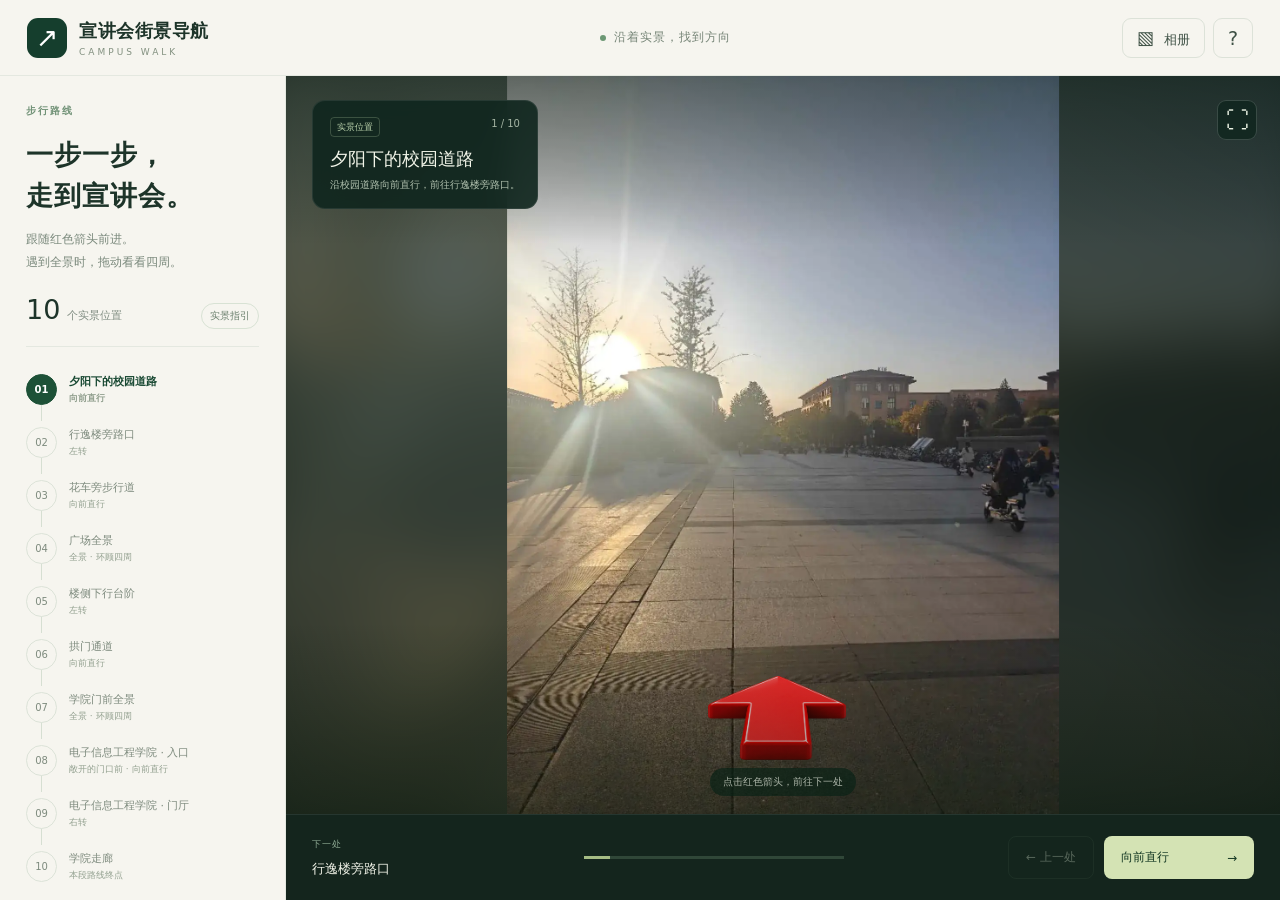
<file: index.html>
<!doctype html>
<html lang="zh-CN">
<head>
  <meta charset="utf-8">
  <meta name="viewport" content="width=device-width,initial-scale=1,viewport-fit=cover">
  <meta name="theme-color" content="#142c23">
  <meta name="description" content="点击红色立体箭头，沿校园实景照片与全景逐步前往宣讲会路线终点。">
  <title>宣讲会街景导航</title>
  <link rel="stylesheet" href="style.css">
</head>
<body>
  <header class="topbar">
    <a class="brand" href="#15" aria-label="回到路线起点"><span class="brand-icon">↗</span><span><strong>宣讲会街景导航</strong><small>CAMPUS WALK</small></span></a>
    <div class="header-note"><span class="live-dot"></span> 沿着实景，找到方向</div>
    <nav class="header-actions" aria-label="页面工具">
      <button id="route-toggle" class="tool" aria-expanded="false" aria-controls="route-panel"><span>☷</span> 路线</button>
      <button id="gallery-toggle" class="tool"><span>▧</span> 相册</button>
      <button id="help-toggle" class="icon-tool" aria-label="使用帮助">?</button>
    </nav>
  </header>
  <div class="workspace">
    <aside id="route-panel" class="route-panel" aria-label="步行路线">
      <div class="panel-heading"><span class="eyebrow">步行路线</span><button id="route-close" class="icon-tool" aria-label="收起路线">×</button></div>
      <h1>一步一步，<br>走到宣讲会。</h1>
      <p class="panel-intro">跟随红色箭头前进。<br>遇到全景时，拖动看看四周。</p>
      <div class="route-stats"><b>10</b><span>个实景位置</span><i>实景指引</i></div>
      <ol id="route-list" class="route-list"></ol>
      <button id="restart" class="restart">↺ 从起点重新出发</button>
      <div class="panel-bottom">起点：校园道路<br>终点：学院走廊</div>
    </aside>
    <button id="drawer-shade" class="drawer-shade" aria-label="关闭路线面板" hidden></button>
    <main class="viewer-main">
      <section id="stage" class="stage" aria-label="实景导航">
        <div id="backdrop" class="backdrop" aria-hidden="true"></div>
        <div id="photo-frame" class="photo-frame">
          <img id="scene-photo" draggable="false" alt="">
          <button id="photo-arrow" class="hotspot" aria-label="前往下一处"><img id="arrow-image" alt="" draggable="false"></button>
        </div>
        <div id="panorama" class="panorama" role="img" aria-label="拖动查看全景" tabindex="0" hidden></div>
        <button id="panorama-arrow" class="hotspot panorama-hotspot" aria-label="前往下一处" hidden><img id="panorama-arrow-img" data-src="arrows/forward.png" alt="" draggable="false"><span id="panorama-next-label"></span></button>
        <div class="location-card"><span id="scene-type" class="scene-type"></span><span class="scene-count" id="scene-count"></span><h2 id="scene-title"></h2><p id="scene-description"></p></div>
        <div class="viewer-tools"><button id="pan-reset" aria-label="恢复全景初始视角" hidden>↺ 复位视角</button><button id="fullscreen" aria-label="全屏查看实景">⛶</button></div>
        <div id="loading" class="loading"><span class="spinner"></span>正在加载实景</div>
        <div id="load-error" class="load-error" hidden><strong>图片未能加载</strong><p>请检查网络后重试。</p><button id="retry">重新加载</button></div>
        <div class="stage-hint" id="stage-hint">点击红色箭头，前往下一处</div>
        <button id="back-to-route" class="back-to-route" hidden>↶ 回到步行路线</button>
        <div id="announcement" class="sr-only" aria-live="polite"></div>
      </section>
      <footer class="navigation-bar">
        <div class="next-place"><span id="next-caption">下一处</span><strong id="next-title"></strong></div>
        <div id="progress" class="progress" role="progressbar" aria-label="路线进度" aria-valuemin="0" aria-valuemax="10"><div id="progress-fill"></div></div>
        <div class="navigation-actions"><button id="previous" class="previous">← 上一处</button><button id="next" class="next"><span id="next-action">向前直行</span><span>→</span></button></div>
      </footer>
    </main>
  </div>
  <dialog id="gallery-dialog" class="gallery-dialog"><div class="dialog-header"><div><span class="eyebrow">校园影像</span><h2>沿途的每一处风景</h2></div><button class="icon-tool" data-close="gallery-dialog" aria-label="关闭相册">×</button></div><div id="gallery-grid" class="gallery-grid"></div><button id="gallery-more" class="gallery-more" hidden></button></dialog>
  <dialog id="help-dialog" class="help-dialog"><button class="icon-tool dialog-close" data-close="help-dialog" aria-label="关闭帮助">×</button><span class="eyebrow">怎么走</span><h2>跟着红色箭头走。</h2><p>点击照片上的立体红色箭头，前往下一处。也可以用下方的按钮前进或返回。</p><p>全景画面可以左右拖动，或用键盘 ← / → 环顾四周。路线面板可直接选择位置，相册可查看全部素材。</p><button class="solid-button" data-close="help-dialog">开始探索</button></dialog>
  <dialog id="arrival-dialog" class="arrival-dialog"><button class="icon-tool dialog-close" data-close="arrival-dialog" aria-label="关闭终点提示">×</button><div class="arrival-check">✓</div><span class="eyebrow">路线终点</span><h2>已到学院走廊。</h2><p>这段实景路线已经走完。</p><div class="arrival-actions"><button class="solid-button" data-close="arrival-dialog">查看当前位置</button><button id="arrival-restart" class="text-button">从起点再走一次</button></div></dialog>
  <noscript><p class="noscript">请启用 JavaScript，以使用实景导航和全景浏览。</p></noscript>
  <script src="scene-data.js"></script>
  <script src="app.js"></script>
</body>
</html>
</file>
<file: style.css>
:root{--forest:#153e2d;--ink:#1d3429;--muted:#7d8a80;--paper:#f6f5ef;--line:#e4e8e0;--red:#e92525;--sidebar:286px}
*{box-sizing:border-box}html,body{height:100%;margin:0}body{font-family:"Microsoft YaHei","PingFang SC",system-ui,sans-serif;background:#13221b;color:var(--ink);overflow:hidden}button,a{-webkit-tap-highlight-color:transparent}button{font:inherit;cursor:pointer}button:disabled{opacity:.35;cursor:default}button:focus-visible,a:focus-visible,[tabindex]:focus-visible{outline:3px solid #e6b64f;outline-offset:3px}button[hidden],[hidden]{display:none!important}.topbar{height:76px;background:var(--paper);display:flex;align-items:center;justify-content:space-between;padding:0 27px;border-bottom:1px solid var(--line);position:relative;z-index:30}.brand{display:flex;align-items:center;gap:12px;text-decoration:none;color:var(--ink)}.brand-icon{background:var(--forest);color:#fff;border-radius:11px;width:40px;height:40px;display:grid;place-items:center;font-size:27px}.brand strong{font-size:18px;display:block;letter-spacing:.5px}.brand small{display:block;margin-top:4px;font-size:9px;letter-spacing:3px;color:#839180}.header-note{color:#758476;font-size:12px;letter-spacing:1px;display:flex;align-items:center;gap:8px}.live-dot{width:6px;height:6px;background:#6c9874;border-radius:50%}.header-actions{display:flex;align-items:center;gap:8px}.tool,.icon-tool{border:1px solid #dce2d8;background:transparent;color:#3e5145;border-radius:9px;height:40px}.tool{padding:0 14px;font-size:13px}.tool span{margin-right:6px;font-size:18px}.icon-tool{width:40px;display:grid;place-items:center;font-size:19px}.tool:hover,.icon-tool:hover{background:#eaf0e6}.workspace{height:calc(100dvh - 76px);display:flex}.route-panel{width:var(--sidebar);min-width:var(--sidebar);background:var(--paper);padding:28px 26px 20px;overflow:auto;scrollbar-width:thin;z-index:20;border-right:1px solid var(--line)}.panel-heading{display:flex;align-items:center;justify-content:space-between}.eyebrow{text-transform:uppercase;letter-spacing:2px;font-size:10px;color:#719277;font-weight:700}.panel-heading button{display:none}.route-panel h1{font-size:27px;font-weight:600;line-height:1.5;margin:17px 0 12px;letter-spacing:1px}.panel-intro{font-size:12px;line-height:1.9;color:#7a897c;margin:0}.route-stats{display:flex;align-items:baseline;gap:7px;border-bottom:1px solid var(--line);padding:20px 0 17px;margin-bottom:20px}.route-stats b{font-size:27px;font-weight:500}.route-stats span{font-size:11px;color:#7f8c81}.route-stats i{margin-left:auto;font-size:10px;border:1px solid #d8e2d4;color:#6c816e;border-radius:14px;padding:5px 8px;font-style:normal}.route-list{list-style:none;padding:0;margin:0}.route-list li{position:relative;padding-bottom:8px}.route-list li:not(:last-child):after{content:"";position:absolute;left:15px;top:31px;bottom:-1px;width:1px;background:#d6dfd2}.route-list button{display:flex;align-items:center;width:100%;text-align:left;gap:12px;padding:7px 0;border:0;background:transparent;color:#7e8b7e}.route-list .step-number{width:31px;height:31px;display:grid;place-items:center;border:1px solid #dce3d8;border-radius:50%;font-size:10px;background:var(--paper);position:relative;z-index:1;flex-shrink:0}.route-list .step-title{font-size:11px;line-height:1.4}.route-list .step-sub{display:block;margin-top:3px;font-size:9px;color:#92a08f}.route-list .active button{color:#184832;font-weight:600}.route-list .active .step-number{background:#1d5137;border-color:#1d5137;color:#fff}.route-list .visited .step-number{color:#3b7850;background:#e8eee2}.restart{border:0;border-top:1px solid var(--line);padding:18px 0 8px;color:#5d7b62;background:transparent;font-size:11px;width:100%;text-align:left;margin-top:15px}.panel-bottom{font-size:9px;line-height:1.9;color:#94a08f;padding-top:8px}.viewer-main{flex:1;min-width:0;display:flex;flex-direction:column;background:#14211a}.stage{flex:1;min-height:0;position:relative;overflow:hidden;isolation:isolate;background:#122019}.backdrop{position:absolute;inset:-45px;background-position:center;background-size:cover;filter:blur(32px);opacity:.28;z-index:-1;transition:background-image .25s}.stage:before{content:"";position:absolute;inset:0;pointer-events:none;background:linear-gradient(180deg,#06180c66,transparent 23%,transparent 74%,#06180c77);z-index:4}.photo-frame{position:absolute;left:50%;top:50%;transform:translate(-50%,-50%);transition:opacity .2s}.photo-frame>img{width:100%;height:100%;display:block;object-fit:contain;user-select:none}.hotspot{position:absolute;border:0;background:transparent;padding:0;z-index:5;transition:filter .2s,transform .2s;min-width:40px;min-height:40px}.hotspot img{width:100%;height:100%;object-fit:contain;display:block;pointer-events:none;user-select:none}.hotspot:hover{filter:brightness(1.12) drop-shadow(0 0 8px #ffffff55);transform:translateY(-2px)}.hotspot:active{transform:translateY(0)}.location-card{position:absolute;left:26px;top:24px;padding:14px 17px;border:1px solid #ffffff15;border-radius:13px;background:#10261ee8;color:#f2f5e9;z-index:7;max-width:min(350px,calc(100% - 90px));pointer-events:none;backdrop-filter:blur(14px)}.scene-type{font-size:9px;color:#bbd3ac;border:1px solid #8ca48555;padding:4px 6px;border-radius:4px}.scene-count{font-size:10px;color:#a5b5a4;float:right;margin-left:20px;margin-top:3px}.location-card h2{font-weight:500;font-size:18px;margin:13px 0 6px}.location-card p{font-size:10px;color:#b1c1af;margin:0;line-height:1.65}.viewer-tools{position:absolute;right:23px;top:24px;display:flex;gap:8px;z-index:8}.viewer-tools button{height:40px;border:1px solid #ffffff2a;background:#10261ece;border-radius:9px;color:#ecf3e4;font-size:23px;width:40px;backdrop-filter:blur(10px)}.viewer-tools #pan-reset{width:auto;padding:0 13px;font-size:11px}.stage-hint{position:absolute;left:50%;bottom:18px;transform:translateX(-50%);font-size:10px;white-space:nowrap;color:#eef4e6b0;background:#082116aa;padding:7px 13px;border-radius:20px;z-index:7;pointer-events:none}.panorama{position:absolute;inset:0;background-repeat:repeat-x;cursor:grab;touch-action:none;user-select:none;outline-offset:-5px}.panorama.dragging{cursor:grabbing}.panorama-hotspot{width:150px;height:90px;left:50%;top:auto;bottom:60px;transform:translateX(-50%)}.panorama-hotspot:hover{transform:translateX(-50%) translateY(-3px)}.panorama-hotspot span{position:absolute;top:100%;left:50%;transform:translateX(-50%);white-space:nowrap;background:#10261eed;color:#edf3e7;padding:7px 12px;border-radius:20px;font-size:10px}.back-to-route{position:absolute;left:50%;bottom:60px;transform:translateX(-50%);border:1px solid #ffffff3d;padding:12px 17px;border-radius:9px;color:#eaf4e3;background:#142e23ed;z-index:8;font-size:12px}.navigation-bar{height:86px;flex-shrink:0;border-top:1px solid #ffffff14;display:flex;align-items:center;gap:20px;padding:0 26px;background:#14251d;color:#f2f4e9}.next-place{min-width:180px}.next-place span{display:block;color:#8eaa93;font-size:9px;letter-spacing:1px;margin-bottom:7px}.next-place strong{font-size:13px;font-weight:500}.progress{flex:1;height:3px;background:#304738;min-width:30px;max-width:260px;margin:auto}.progress>div{height:100%;width:10%;background:#a5bc84;transition:width .4s}.navigation-actions{display:flex;gap:10px;margin-left:auto}.previous,.next{height:43px;border-radius:8px;font-size:12px;padding:0 17px}.previous{color:#d1deca;border:1px solid #55715b66;background:transparent}.next{background:#d4e3b4;color:#153924;min-width:150px;border:0;display:flex;justify-content:space-between;align-items:center;gap:16px}.next:hover{background:#e4eecf}.loading,.load-error{position:absolute;inset:0;background:#10251df2;z-index:10;display:flex;align-items:center;justify-content:center;gap:10px;color:#d4e2ca;font-size:12px}.load-error{flex-direction:column;text-align:center}.load-error p{color:#93ac96}.load-error button{padding:10px 20px;background:#d4e3b4;border:0;border-radius:8px;color:#173c29}.spinner{width:15px;height:15px;border:2px solid #9cb88b33;border-top-color:#b3cc91;border-radius:50%;animation:spin .75s linear infinite}@keyframes spin{to{transform:rotate(360deg)}}dialog{border:0;border-radius:18px;padding:32px;background:#f6f5ef;color:var(--ink)}dialog::backdrop{background:#071c13c9;backdrop-filter:blur(7px)}.dialog-header{display:flex;justify-content:space-between;align-items:center;margin-bottom:24px}.dialog-header h2{font-size:25px;font-weight:500;margin:10px 0 0}.gallery-dialog{width:min(1000px,94vw);height:88dvh;overflow:auto}.gallery-grid{display:grid;grid-template-columns:repeat(3,1fr);gap:16px}.gallery-card{padding:0;border:0;background:#fff;border-radius:10px;overflow:hidden;text-align:left;color:#314e3b}.gallery-card img{height:180px;width:100%;object-fit:cover;display:block}.gallery-card div{padding:12px;font-size:11px}.gallery-card small{display:block;color:#8b9c83;font-size:9px;margin-top:6px}.help-dialog,.arrival-dialog{width:min(440px,92vw);padding:38px;position:relative}.dialog-close{position:absolute;right:15px;top:15px}.help-dialog h2,.arrival-dialog h2{font-size:25px;margin:18px 0}.help-dialog p,.arrival-dialog p{font-size:12px;line-height:1.9;color:#788974}.solid-button{border:0;background:#1d4c34;color:#eef3e3;border-radius:8px;padding:13px 20px;font-size:12px;width:100%;margin-top:16px}.arrival-check{width:58px;height:58px;background:#e4edda;color:#3c7248;border-radius:50%;display:grid;place-items:center;font-size:25px;margin-bottom:24px}.text-button{border:0;background:transparent;color:#5a7e58;font-size:11px;width:100%;padding:17px}.noscript{position:fixed;inset:50% 10% auto;background:var(--paper);padding:30px;z-index:50}.sr-only{position:absolute;width:1px;height:1px;padding:0;margin:-1px;overflow:hidden;clip:rect(0,0,0,0);white-space:nowrap;border:0}.drawer-shade{border:0;background:#041d16a6;position:fixed;inset:76px 0 0;z-index:19}.route-collapsed .route-panel{display:none}.gallery-more{display:block;width:100%;margin-top:16px;height:44px;border:1px solid #d3ddcd;background:#fff;border-radius:9px;color:#314e3b;font-size:12px}.gallery-more:hover{background:#eaf0e6}
@media(min-width:1101px){#route-toggle{display:none}}
@media(max-width:1100px){.route-panel{position:fixed;left:0;top:76px;bottom:0;transform:translateX(-100%);transition:transform .25s}.route-open .route-panel{transform:translateX(0)}.panel-heading button{display:grid}.header-note{display:none}.progress{max-width:160px}}
@media(max-width:650px){.topbar{height:64px;padding:0 14px}.brand{gap:8px}.brand-icon{width:33px;height:33px;font-size:23px;border-radius:8px}.brand strong{font-size:14px;letter-spacing:0}.brand small{font-size:7px;letter-spacing:2px;margin-top:3px}.header-actions{gap:5px}.tool{padding:0 9px;height:35px;font-size:11px}.tool span{display:none}.header-actions .icon-tool{height:35px;width:32px;font-size:15px}.workspace{height:calc(100dvh - 64px)}.route-panel{top:64px;width:275px;min-width:275px}.drawer-shade{top:64px}.location-card{left:12px;top:12px;padding:10px 12px;border-radius:10px;max-width:calc(100% - 62px)}.location-card h2{font-size:14px;margin:11px 0 4px}.location-card p{font-size:9px}.scene-type,.scene-count{font-size:8px}.viewer-tools{right:12px;top:12px;gap:5px}.viewer-tools button{height:32px;width:32px;font-size:20px}.viewer-tools #pan-reset{position:absolute;right:0;top:40px;white-space:nowrap;padding:0 9px;height:29px;font-size:9px}.stage-hint{bottom:9px;font-size:8px;padding:5px 9px}.navigation-bar{height:96px;padding:13px 14px max(13px,env(safe-area-inset-bottom));gap:9px;flex-wrap:wrap}.next-place{min-width:0;flex:1}.next-place span{font-size:8px;margin-bottom:5px}.next-place strong{font-size:10px}.progress{order:3;width:100%;max-width:none;flex-basis:100%;height:2px;margin:0}.navigation-actions{gap:6px}.previous,.next{height:39px;padding:0 10px;font-size:10px}.next{min-width:107px;gap:9px}.panorama-hotspot{width:125px;height:77px;bottom:51px}.panorama-hotspot span{font-size:9px}.gallery-dialog{padding:19px;height:90dvh}.gallery-grid{grid-template-columns:repeat(2,1fr);gap:10px}.gallery-card img{height:145px}.gallery-card div{font-size:10px;padding:10px}.dialog-header h2{font-size:20px}.help-dialog,.arrival-dialog{padding:32px}.back-to-route{bottom:42px}.arrival-dialog h2{font-size:22px}}
@media(prefers-reduced-motion:reduce){*,*:before,*:after{transition:none!important;animation:none!important}}
</file>
